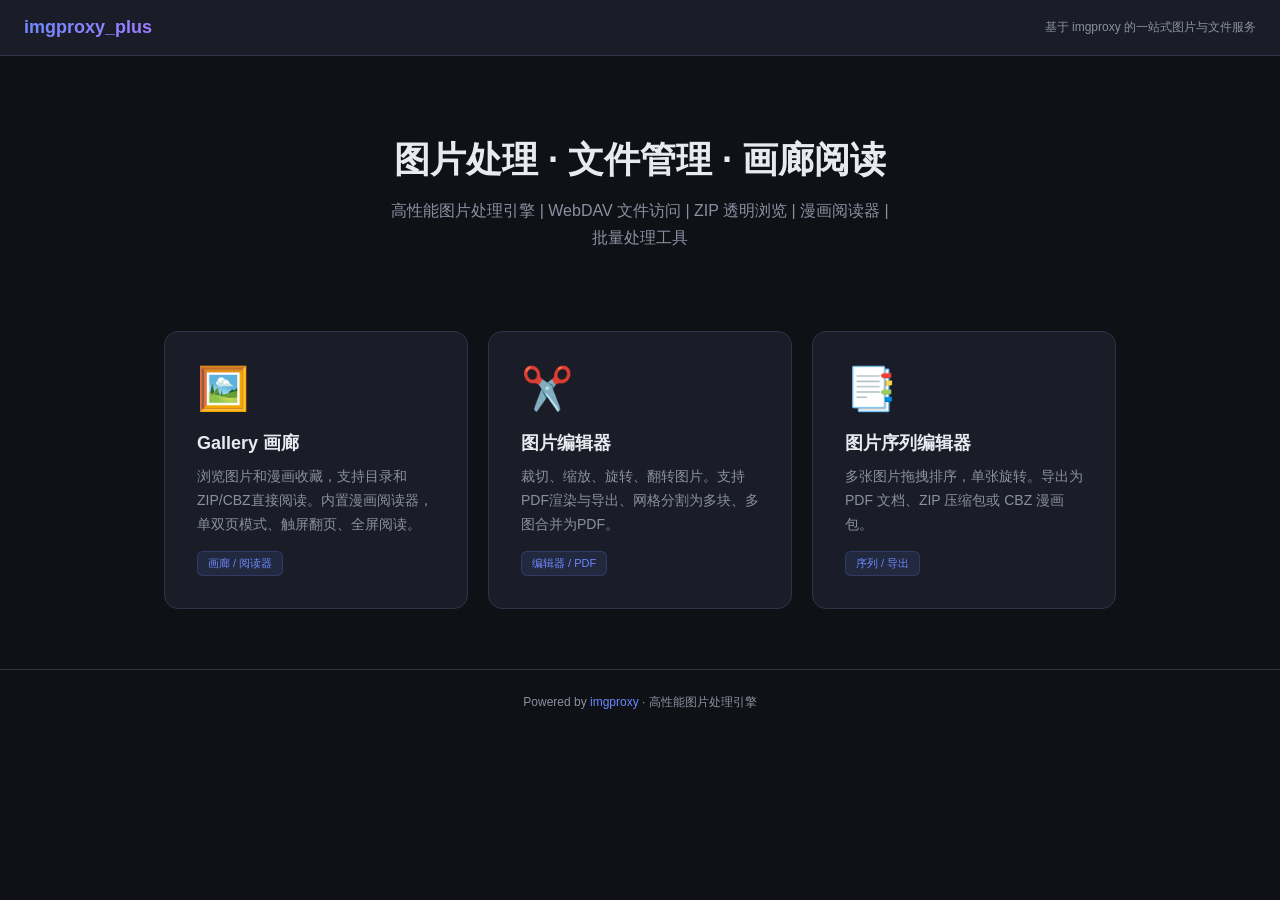
<file: html/index.html>
<!DOCTYPE html>
<html lang="zh-CN">
<head>
<meta charset="utf-8">
<meta name="viewport" content="width=device-width,initial-scale=1">
<title>imgproxy_plus</title>
<style>
*{box-sizing:border-box;margin:0;padding:0}
:root{--bg:#0f1117;--surface:#1a1d27;--surface2:#242836;--border:#2e3347;--text:#e8eaf0;--text2:#8b90a0;--accent:#6c8aff;--accent2:#a07cff}
body{background:var(--bg);color:var(--text);font-family:Inter,Noto Sans SC,-apple-system,sans-serif;min-height:100vh}
nav{background:var(--surface);border-bottom:1px solid var(--border);padding:0 24px;height:56px;display:flex;align-items:center;justify-content:space-between}
nav h1{font-size:18px;font-weight:700;background:linear-gradient(135deg,var(--accent),var(--accent2));-webkit-background-clip:text;-webkit-text-fill-color:transparent;background-clip:text}
nav span{font-size:12px;color:var(--text2)}
.hero{padding:80px 24px 48px;text-align:center}
.hero h2{font-size:36px;font-weight:700;margin-bottom:12px}
.hero p{font-size:16px;color:var(--text2);max-width:500px;margin:0 auto 32px;line-height:1.7}
.cards{padding:0 24px 60px;display:grid;grid-template-columns:repeat(auto-fit,minmax(280px,1fr));gap:20px;max-width:1000px;margin:0 auto}
.card{background:var(--surface);border:1px solid var(--border);border-radius:14px;padding:32px;cursor:pointer;text-decoration:none;color:inherit;transition:all .25s;position:relative;overflow:hidden}
.card::before{content:'';position:absolute;inset:0;border-radius:14px;background:linear-gradient(135deg,var(--accent),var(--accent2));opacity:0;transition:opacity .25s}
.card:hover{transform:translateY(-6px);box-shadow:0 20px 50px rgba(108,138,255,.2);border-color:var(--accent)}
.card:hover::before{opacity:.04}
.card .c-icon{font-size:42px;margin-bottom:18px;display:block;transition:transform .25s}
.card:hover .c-icon{transform:scale(1.1)}
.card h3{font-size:18px;font-weight:600;margin-bottom:10px}
.card p{font-size:14px;color:var(--text2);line-height:1.7}
.card .tag{display:inline-block;margin-top:14px;padding:4px 10px;border-radius:6px;font-size:11px;font-weight:500;background:rgba(108,138,255,.1);color:var(--accent);border:1px solid rgba(108,138,255,.2)}
footer{padding:24px;text-align:center;font-size:12px;color:var(--text2);border-top:1px solid var(--border)}
footer a{color:var(--accent);text-decoration:none}
@media(max-width:640px){.hero{padding:48px 16px 32px}.hero h2{font-size:24px}.cards{padding:0 16px 32px}}
</style>
</head>
<body>
<nav>
<h1>imgproxy_plus</h1>
<span>基于 imgproxy 的一站式图片与文件服务</span>
</nav>
<section class="hero">
<h2>图片处理 · 文件管理 · 画廊阅读</h2>
<p>高性能图片处理引擎 | WebDAV 文件访问 | ZIP 透明浏览 | 漫画阅读器 | 批量处理工具</p>
</section>
<div class="cards">
<a class="card" href="./or-gallery">
<span class="c-icon">🖼️</span>
<h3>Gallery 画廊</h3>
<p>浏览图片和漫画收藏，支持目录和ZIP/CBZ直接阅读。内置漫画阅读器，单双页模式、触屏翻页、全屏阅读。</p>
<span class="tag">画廊 / 阅读器</span>
</a>
<a class="card" href="./img-editor">
<span class="c-icon">✂️</span>
<h3>图片编辑器</h3>
<p>裁切、缩放、旋转、翻转图片。支持PDF渲染与导出、网格分割为多块、多图合并为PDF。</p>
<span class="tag">编辑器 / PDF</span>
</a>
<a class="card" href="./img-sequence">
<span class="c-icon">📑</span>
<h3>图片序列编辑器</h3>
<p>多张图片拖拽排序，单张旋转。导出为 PDF 文档、ZIP 压缩包或 CBZ 漫画包。</p>
<span class="tag">序列 / 导出</span>
</a>
</div>
<footer>
<p>Powered by <a href="https://imgproxy.net" target="_blank">imgproxy</a> · 高性能图片处理引擎</p>
</footer>
</body>
</html>
</file>
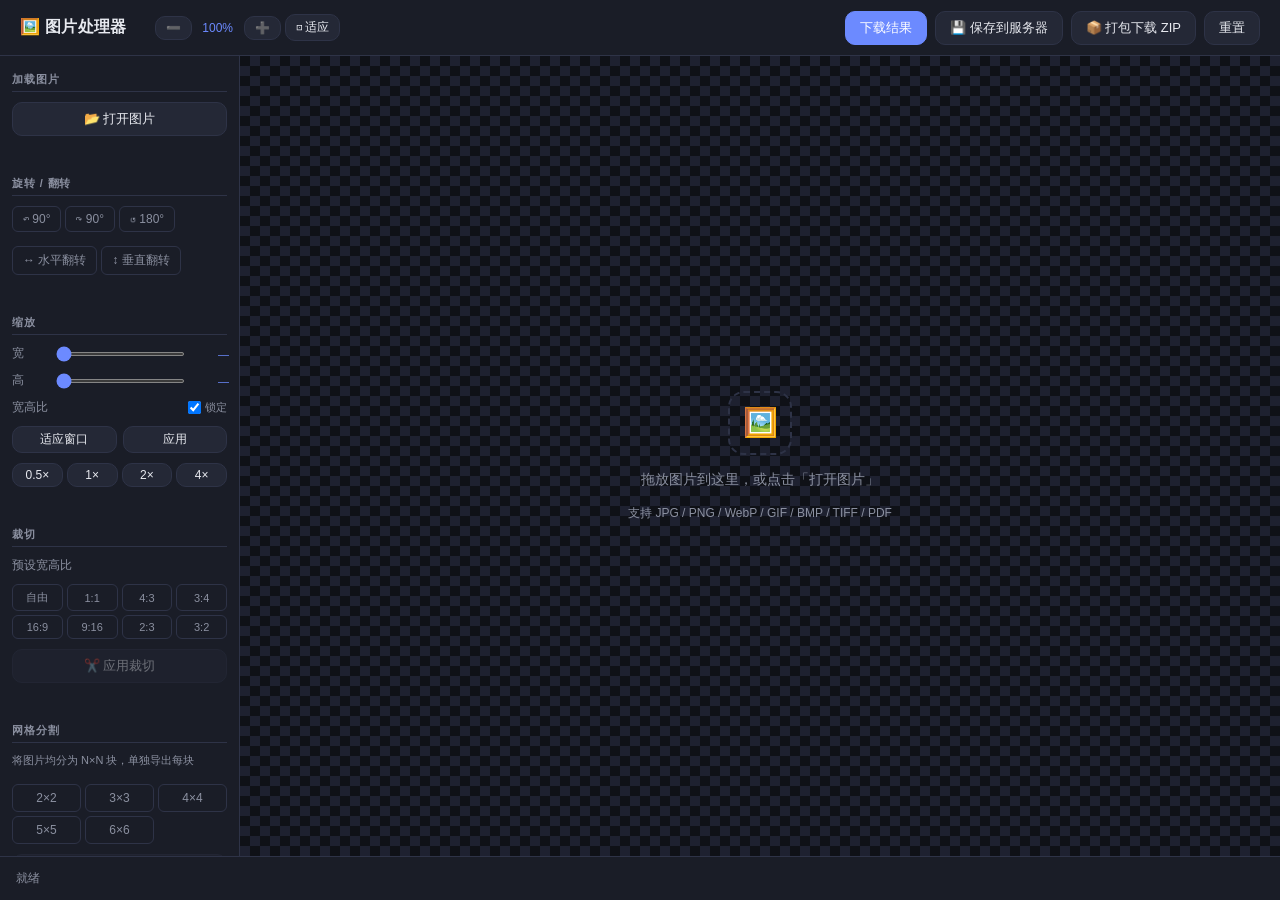
<file: html/img-editor.html>
<!DOCTYPE html>
<html lang="zh-CN">
<head>
<meta charset="UTF-8">
<meta name="viewport" content="width=device-width, initial-scale=1.0">
<title>图片处理器</title>
<script src="libs/jszip.min.js"></script>
<script src="libs/pdf.min.js"></script>
<script src="libs/jspdf.umd.min.js"></script>
<script>
  // Set PDF.js worker
  if (typeof pdfjsLib !== 'undefined') {
    pdfjsLib.GlobalWorkerOptions.workerSrc = '/libs/pdf.worker.min.js';
  }
</script>
<style>
  :root {
    --bg: #0f1117;
    --surface: #1a1d27;
    --surface2: #242836;
    --border: #2e3347;
    --text: #e8eaf0;
    --text2: #8b90a0;
    --accent: #6c8aff;
    --accent2: #a07cff;
    --danger: #ff6b6b;
    --success: #4ecb71;
    --warn: #ffb86c;
    --radius: 10px;
  }
  * { box-sizing: border-box; margin: 0; padding: 0; }
  body {
    background: var(--bg);
    color: var(--text);
    font-family: 'Inter', 'Noto Sans SC', -apple-system, sans-serif;
    height: 100vh;
    overflow: hidden;
    display: flex;
    flex-direction: column;
  }
  /* ── Header ── */
  header {
    background: var(--surface);
    border-bottom: 1px solid var(--border);
    padding: 0 20px;
    height: 56px;
    display: flex;
    align-items: center;
    gap: 16px;
    flex-shrink: 0;
  }
  header h1 {
    font-size: 16px;
    font-weight: 600;
    color: var(--text);
    letter-spacing: 0.02em;
  }
  .header-actions { display: flex; gap: 8px; margin-left: auto; }
  /* ── Main Layout ── */
  .main-layout {
    display: flex;
    flex: 1;
    overflow: hidden;
  }
  /* ── Sidebar ── */
  .sidebar {
    width: 240px;
    background: var(--surface);
    border-right: 1px solid var(--border);
    overflow-y: auto;
    flex-shrink: 0;
    padding: 16px 12px;
    display: flex;
    flex-direction: column;
    gap: 20px;
  }
  .panel { display: flex; flex-direction: column; gap: 10px; }
  .panel-title {
    font-size: 11px;
    font-weight: 600;
    text-transform: uppercase;
    letter-spacing: 0.08em;
    color: var(--text2);
    padding-bottom: 4px;
    border-bottom: 1px solid var(--border);
  }
  /* ── Canvas Area ── */
  .canvas-area {
    flex: 1;
    display: flex;
    align-items: center;
    justify-content: center;
    overflow: auto;
    background: var(--bg);
    background-image:
      linear-gradient(45deg, #1e2130 25%, transparent 25%),
      linear-gradient(-45deg, #1e2130 25%, transparent 25%),
      linear-gradient(45deg, transparent 75%, #1e2130 75%),
      linear-gradient(-45deg, transparent 75%, #1e2130 75%);
    background-size: 20px 20px;
    background-position: 0 0, 0 10px, 10px -10px, -10px 0px;
    position: relative;
  }
  .canvas-wrap {
    position: relative;
    box-shadow: 0 8px 40px rgba(0,0,0,0.6);
  }
  #mainCanvas {
    display: block;
    max-width: 100%;
    max-height: calc(100vh - 56px - 60px);
    cursor: crosshair;
  }
  /* Grid overlay on canvas */
  #gridOverlay {
    position: absolute;
    top: 0; left: 0;
    pointer-events: none;
  }
  /* Drop zone */
  .drop-zone {
    position: absolute;
    inset: 0;
    display: flex;
    flex-direction: column;
    align-items: center;
    justify-content: center;
    gap: 16px;
    color: var(--text2);
    pointer-events: none;
  }
  .drop-zone .drop-icon {
    width: 64px; height: 64px;
    border: 2px dashed var(--border);
    border-radius: 16px;
    display: flex;
    align-items: center;
    justify-content: center;
    font-size: 28px;
    color: var(--text2);
  }
  .drop-zone p { font-size: 14px; }
  .drop-zone.hidden { display: none; }
  /* ── Bottom bar ── */
  .bottom-bar {
    height: 44px;
    background: var(--surface);
    border-top: 1px solid var(--border);
    display: flex;
    align-items: center;
    padding: 0 16px;
    gap: 16px;
    font-size: 12px;
    color: var(--text2);
    flex-shrink: 0;
  }
  .bottom-bar span { white-space: nowrap; }
  /* ── Buttons ── */
  .btn {
    padding: 7px 14px;
    border-radius: var(--radius);
    border: 1px solid var(--border);
    background: var(--surface2);
    color: var(--text);
    font-size: 13px;
    font-weight: 500;
    cursor: pointer;
    transition: all 0.15s;
    white-space: nowrap;
  }
  .btn:hover { background: var(--border); }
  .btn.primary {
    background: var(--accent);
    border-color: var(--accent);
    color: #fff;
  }
  .btn.primary:hover { background: #5a7aee; }
  .btn.danger { border-color: var(--danger); color: var(--danger); background: transparent; }
  .btn.danger:hover { background: rgba(255,107,107,0.12); }
  .btn.sm { padding: 4px 10px; font-size: 12px; }
  .btn:disabled { opacity: 0.4; cursor: not-allowed; }
  /* ── Range Slider ── */
  .range-row {
    display: flex;
    align-items: center;
    gap: 8px;
  }
  .range-row label { font-size: 12px; color: var(--text2); width: 36px; flex-shrink: 0; }
  .range-row input[type=range] {
    flex: 1;
    height: 4px;
    accent-color: var(--accent);
    cursor: pointer;
  }
  .range-row .val { font-size: 11px; color: var(--accent); width: 36px; text-align: right; flex-shrink: 0; }
  /* ── Toggle group ── */
  .toggle-group {
    display: flex;
    gap: 4px;
    flex-wrap: wrap;
  }
  .toggle-btn {
    padding: 5px 10px;
    border-radius: 6px;
    border: 1px solid var(--border);
    background: transparent;
    color: var(--text2);
    font-size: 12px;
    cursor: pointer;
    transition: all 0.15s;
  }
  .toggle-btn:hover { border-color: var(--accent); color: var(--text); }
  .toggle-btn.active {
    background: rgba(108,138,255,0.15);
    border-color: var(--accent);
    color: var(--accent);
  }
  /* ── Info row ── */
  .info-row {
    display: flex;
    justify-content: space-between;
    font-size: 12px;
    color: var(--text2);
  }
  /* ── Divider ── */
  .divider { height: 1px; background: var(--border); }
  /* ── Aspect buttons ── */
  .aspect-grid {
    display: grid;
    grid-template-columns: repeat(4, 1fr);
    gap: 4px;
  }
  .aspect-btn {
    padding: 5px 4px;
    border-radius: 6px;
    border: 1px solid var(--border);
    background: transparent;
    color: var(--text2);
    font-size: 11px;
    cursor: pointer;
    text-align: center;
    transition: all 0.15s;
  }
  .aspect-btn:hover { border-color: var(--accent); color: var(--text); }
  .aspect-btn.active {
    background: rgba(108,138,255,0.15);
    border-color: var(--accent);
    color: var(--accent);
  }
  /* ── Split grid ── */
  .split-grid {
    display: grid;
    grid-template-columns: repeat(3, 1fr);
    gap: 4px;
  }
  .split-btn {
    padding: 6px 4px;
    border-radius: 6px;
    border: 1px solid var(--border);
    background: transparent;
    color: var(--text2);
    font-size: 12px;
    cursor: pointer;
    text-align: center;
    transition: all 0.15s;
  }
  .split-btn:hover { border-color: var(--accent); color: var(--text); }
  .split-btn.active {
    background: rgba(108,138,255,0.15);
    border-color: var(--accent);
    color: var(--accent);
  }
  /* ── File input ── */
  .file-input { display: none; }
  /* ── Canvas info overlay ── */
  .canvas-info {
    position: absolute;
    bottom: 8px;
    right: 8px;
    background: rgba(0,0,0,0.65);
    border-radius: 6px;
    padding: 4px 8px;
    font-size: 11px;
    color: var(--text2);
    pointer-events: none;
  }
  /* ── Scrollbar ── */
  ::-webkit-scrollbar { width: 6px; }
  ::-webkit-scrollbar-track { background: transparent; }
  ::-webkit-scrollbar-thumb { background: var(--border); border-radius: 3px; }
</style>
</head>
<body>

<!-- Header -->
<header>
  <h1>🖼️ 图片处理器</h1>
  <div class="zoom-controls" style="display:flex;align-items:center;gap:4px;margin-left:12px">
    <button class="btn sm" id="btnZoomOut" title="缩小 (滚轮下)">➖</button>
    <span id="zoomLevel" style="font-size:12px;color:var(--accent);min-width:44px;text-align:center">100%</span>
    <button class="btn sm" id="btnZoomIn" title="放大 (滚轮上)">➕</button>
    <button class="btn sm" id="btnZoomFit" title="适应窗口">⊡ 适应</button>
  </div>
  <div class="header-actions">
    <button class="btn primary" id="btnDownload">下载结果</button>
    <button class="btn" id="btnSave">💾 保存到服务器</button>
    <button class="btn" id="btnZip">📦 打包下载 ZIP</button>
    <button class="btn" id="btnReset">重置</button>
  </div>
</header>

<div class="main-layout">

  <!-- Sidebar -->
  <div class="sidebar">

    <!-- Load Image -->
    <div class="panel">
      <div class="panel-title">加载图片</div>
      <button class="btn" id="btnOpen">📂 打开图片</button>
      <input type="file" class="file-input" id="fileInput" accept="image/*">
      <button class="btn" id="btnDropReset" style="display:none">🔄 清除图片</button>
    </div>

    <div class="divider"></div>

    <!-- Rotate & Flip -->
    <div class="panel">
      <div class="panel-title">旋转 / 翻转</div>
      <div class="toggle-group">
        <button class="toggle-btn" data-rotate="-90">↶ 90°</button>
        <button class="toggle-btn" data-rotate="90">↷ 90°</button>
        <button class="toggle-btn" data-rotate="180">↺ 180°</button>
      </div>
      <div class="toggle-group" style="margin-top:4px">
        <button class="toggle-btn" data-flip="h">↔ 水平翻转</button>
        <button class="toggle-btn" data-flip="v">↕ 垂直翻转</button>
      </div>
    </div>

    <div class="divider"></div>

    <!-- Scale / Resize -->
    <div class="panel">
      <div class="panel-title">缩放</div>
      <div class="range-row">
        <label>宽</label>
        <input type="range" id="scaleW" min="1" max="8000" value="0">
        <span class="val" id="valW">—</span>
      </div>
      <div class="range-row">
        <label>高</label>
        <input type="range" id="scaleH" min="1" max="8000" value="0">
        <span class="val" id="valH">—</span>
      </div>
      <div class="info-row">
        <span>宽高比</span>
        <label style="display:flex;align-items:center;gap:4px;font-size:11px">
          <input type="checkbox" id="lockRatio" checked> 锁定
        </label>
      </div>
      <div style="display:flex;gap:6px">
        <button class="btn sm" id="btnFitScreen" style="flex:1">适应窗口</button>
        <button class="btn sm" id="btnApplyScale" style="flex:1">应用</button>
      </div>
      <!-- Preset scale -->
      <div style="display:grid;grid-template-columns:repeat(4,1fr);gap:4px">
        <button class="btn sm" data-scale="0.5">0.5×</button>
        <button class="btn sm" data-scale="1">1×</button>
        <button class="btn sm" data-scale="2">2×</button>
        <button class="btn sm" data-scale="4">4×</button>
      </div>
    </div>

    <div class="divider"></div>

    <!-- Crop -->
    <div class="panel">
      <div class="panel-title">裁切</div>
      <div class="info-row">
        <span>预设宽高比</span>
      </div>
      <div class="aspect-grid">
        <button class="aspect-btn" data-aspect="free">自由</button>
        <button class="aspect-btn" data-aspect="1:1">1:1</button>
        <button class="aspect-btn" data-aspect="4:3">4:3</button>
        <button class="aspect-btn" data-aspect="3:4">3:4</button>
        <button class="aspect-btn" data-aspect="16:9">16:9</button>
        <button class="aspect-btn" data-aspect="9:16">9:16</button>
        <button class="aspect-btn" data-aspect="2:3">2:3</button>
        <button class="aspect-btn" data-aspect="3:2">3:2</button>
      </div>
      <button class="btn" id="btnCrop" disabled>✂️ 应用裁切</button>
    </div>

    <div class="divider"></div>

    <!-- Grid Split -->
    <div class="panel">
      <div class="panel-title">网格分割</div>
      <div style="font-size:11px;color:var(--text2);margin-bottom:6px">将图片均分为 N×N 块，单独导出每块</div>
      <div class="split-grid">
        <button class="split-btn" data-split="2">2×2</button>
        <button class="split-btn" data-split="3">3×3</button>
        <button class="split-btn" data-split="4">4×4</button>
        <button class="split-btn" data-split="5">5×5</button>
        <button class="split-btn" data-split="6">6×6</button>
      </div>
      <button class="btn" id="btnSplit" disabled>📦 导出所有分块</button>
    </div>

    <div class="divider"></div>

    <!-- PDF Tools -->
    <div class="panel">
      <div class="panel-title">PDF 工具</div>
      <button class="btn" id="btnLoadPdf">📄 打开 PDF</button>
      <input type="file" class="file-input" id="pdfInput" accept="application/pdf,.pdf">
      <div id="pdfPageNav" style="display:none;margin-top:8px">
        <div style="display:flex;align-items:center;gap:6px;font-size:12px;color:var(--text2)">
          <button class="btn sm" id="btnPdfPrev">◀</button>
          <span id="pdfPageInfo" style="flex:1;text-align:center">1 / 1</span>
          <button class="btn sm" id="btnPdfNext">▶</button>
        </div>
        <div style="font-size:11px;color:var(--text2);margin-top:4px;text-align:center">
          <span id="pdfTotalPages"></span>
        </div>
        <button class="btn" id="btnSavePdfPages" disabled style="margin-top:8px;width:100%">📄 保存所有页面到服务器</button>
      </div>
      <div class="divider" style="margin:8px 0"></div>
      <div style="font-size:11px;color:var(--text2);margin-bottom:6px">多张图片合并为 PDF</div>
      <button class="btn" id="btnMultiImg">🖼️ 选择多张图片</button>
      <input type="file" class="file-input" id="multiImgInput" accept="image/*" multiple>
      <div id="multiImgCount" style="display:none;font-size:11px;color:var(--accent);margin-top:4px"></div>
      <button class="btn" id="btnExportPdf" disabled>📑 导出为 PDF</button>
    </div>

  </div>

  <!-- Canvas -->
  <div class="canvas-area" id="canvasArea">
    <div class="canvas-wrap" id="canvasWrap" style="display:none">
      <canvas id="mainCanvas"></canvas>
      <canvas id="gridOverlay"></canvas>
    </div>
    <div class="drop-zone" id="dropZone">
      <div class="drop-icon">🖼️</div>
      <p>拖放图片到这里，或点击「打开图片」</p>
      <p style="font-size:12px;color:var(--text2)">支持 JPG / PNG / WebP / GIF / BMP / TIFF / PDF</p>
    </div>
    <div class="canvas-info" id="canvasInfo" style="display:none">
      <span id="infoSize"></span> &nbsp;|&nbsp; <span id="infoZoom"></span>
    </div>
  </div>

</div>

<!-- Bottom bar -->
<div class="bottom-bar">
  <span id="statusText">就绪</span>
</div>

<script>
// ═══════════════════════════════════════════════════════════
// State
// ═══════════════════════════════════════════════════════════
let originalImage = null;     // HTMLImageElement (original)
let canvasScale = 1;          // display scale (for fitting window)
const MIN_ZOOM = 0.02;
const MAX_ZOOM = 20;
let currentRotation = 0;     // 0, 90, 180, 270
let currentFlipH = false;
let currentFlipV = false;
let scaledWidth = 0;
let scaledHeight = 0;
let aspectMode = 'free';      // crop aspect ratio mode
let splitMode = null;        // null or number (2-6)
let cropOverlay = null;       // {x, y, w, h} in image pixels
let isDraggingCrop = false;
let dragStart = {x:0, y:0};
let cropRect = {x:0, y:0, w:0, h:0};
let pendingSrcUrl = null;    // image URL passed from reader
let pendingFileName = null;  // original filename for save/download naming

// ═══════════════════════════════════════════════════════════
// DOM refs
// ═══════════════════════════════════════════════════════════
const mainCanvas  = document.getElementById('mainCanvas');
const gridOverlay = document.getElementById('gridOverlay');
const ctx        = mainCanvas.getContext('2d');
const gCtx       = gridOverlay.getContext('2d');
const canvasWrap = document.getElementById('canvasWrap');
const dropZone   = document.getElementById('dropZone');
const canvasArea = document.getElementById('canvasArea');
const canvasInfo = document.getElementById('canvasInfo');
const infoSize   = document.getElementById('infoSize');
const infoZoom   = document.getElementById('infoZoom');
const statusText = document.getElementById('statusText');
const fileInput  = document.getElementById('fileInput');
const btnOpen    = document.getElementById('btnOpen');
const btnDropReset = document.getElementById('btnDropReset');
const btnDownload = document.getElementById('btnDownload');
const btnSave     = document.getElementById('btnSave');
const btnZip      = document.getElementById('btnZip');
const btnReset   = document.getElementById('btnReset');
const btnCrop    = document.getElementById('btnCrop');
const btnSplit   = document.getElementById('btnSplit');
const btnFitScreen = document.getElementById('btnFitScreen');
const btnApplyScale = document.getElementById('btnApplyScale');
const scaleW    = document.getElementById('scaleW');
const scaleH    = document.getElementById('scaleH');
const valW      = document.getElementById('valW');
const valH      = document.getElementById('valH');
const lockRatio = document.getElementById('lockRatio');

// ═══════════════════════════════════════════════════════════
// Fit canvas to window
// ═══════════════════════════════════════════════════════════
function fitToWindow() {
  if (!originalImage) return;
  const availW = canvasArea.clientWidth  - 40;
  const availH = canvasArea.clientHeight - 40;
  const iw = originalImage.naturalWidth;
  const ih = originalImage.naturalHeight;
  let sw = iw, sh = ih;

  // apply current rotation
  if (currentRotation === 90 || currentRotation === 270) [sw, sh] = [sh, sw];

  const scaleX = availW / sw;
  const scaleY = availH / sh;
  canvasScale = Math.min(scaleX, scaleY, 1);

  mainCanvas.width  = Math.round(sw * canvasScale);
  mainCanvas.height = Math.round(sh * canvasScale);
  gridOverlay.width = mainCanvas.width;
  gridOverlay.height = mainCanvas.height;

  scaledWidth  = Math.round(sw * canvasScale);
  scaledHeight = Math.round(sh * canvasScale);

  // update range sliders
  scaleW.max = iw * 4;
  scaleH.max = ih * 4;
  scaleW.value = Math.round(iw * canvasScale);
  scaleH.value = Math.round(ih * canvasScale);
  valW.textContent = scaleW.value + 'px';
  valH.textContent = scaleH.value + 'px';

  updateCropSliders();
  render();
  updateZoomDisplay();
}

function setZoom(newScale, anchorX, anchorY) {
  if (!originalImage) return;
  const oldScale = canvasScale;
  canvasScale = Math.max(MIN_ZOOM, Math.min(MAX_ZOOM, newScale));

  if (Math.abs(canvasScale - oldScale) < 0.0001) return;

  // Adjust canvas pixel dimensions
  const iw = originalImage.naturalWidth;
  const ih = originalImage.naturalHeight;
  let sw = iw, sh = ih;
  if (currentRotation === 90 || currentRotation === 270) [sw, sh] = [sh, sw];

  mainCanvas.width  = Math.round(sw * canvasScale);
  mainCanvas.height = Math.round(sh * canvasScale);
  gridOverlay.width = mainCanvas.width;
  gridOverlay.height = mainCanvas.height;

  scaledWidth  = mainCanvas.width;
  scaledHeight = mainCanvas.height;

  // Scale existing crop rect when zooming
  if (cropRect.w > 0 || cropRect.h > 0) {
    const sx = mainCanvas.width  / (sw * oldScale);
    const sy = mainCanvas.height / (sh * oldScale);
    cropRect.x *= sx;
    cropRect.y *= sy;
    cropRect.w *= sx;
    cropRect.h *= sy;
  }

  render();
  updateZoomDisplay();
}

function updateZoomDisplay() {
  const zoomEl = document.getElementById('zoomLevel');
  if (zoomEl) zoomEl.textContent = Math.round(canvasScale * 100) + '%';
}

// ═══════════════════════════════════════════════════════════
// Render main canvas
// ═══════════════════════════════════════════════════════════
function render() {
  if (!originalImage) return;
  const iw = originalImage.naturalWidth;
  const ih = originalImage.naturalHeight;

  // effective dims after rotation
  let ew = iw, eh = ih;
  if (currentRotation === 90 || currentRotation === 270) [ew, eh] = [eh, ew];

  mainCanvas.width  = Math.round(ew * canvasScale);
  mainCanvas.height = Math.round(eh * canvasScale);
  gridOverlay.width = mainCanvas.width;
  gridOverlay.height = mainCanvas.height;

  ctx.clearRect(0, 0, mainCanvas.width, mainCanvas.height);
  ctx.save();
  ctx.translate(mainCanvas.width / 2, mainCanvas.height / 2);
  ctx.rotate((currentRotation * Math.PI) / 180);
  if (currentFlipH) ctx.scale(-1, 1);
  if (currentFlipV) ctx.scale(1, -1);
  const drawW = iw * canvasScale;
  const drawH = ih * canvasScale;
  ctx.drawImage(originalImage, -drawW / 2, -drawH / 2, drawW, drawH);
  ctx.restore();

  drawGridOverlay();
  updateInfo();
}

function updateInfo() {
  if (!originalImage) return;
  const iw = originalImage.naturalWidth;
  const ih = originalImage.naturalHeight;
  let ew = iw, eh = ih;
  if (currentRotation === 90 || currentRotation === 270) [ew, eh] = [eh, ew];
  const zoom = Math.round(canvasScale * 100);
  infoSize.textContent = `${ew} × ${eh}`;
  infoZoom.textContent = `缩放: ${zoom}%`;
  canvasInfo.style.display = 'block';
}

// ═══════════════════════════════════════════════════════════
// Grid overlay (split preview / crop guide)
// ═══════════════════════════════════════════════════════════
function drawGridOverlay() {
  gCtx.clearRect(0, 0, gridOverlay.width, gridOverlay.height);

  if (splitMode) {
    drawSplitGrid(splitMode);
  } else if (aspectMode !== 'free') {
    drawCropOverlay();
  }
}

function drawSplitGrid(n) {
  const w = gridOverlay.width;
  const h = gridOverlay.height;
  gCtx.strokeStyle = 'rgba(108,138,255,0.8)';
  gCtx.lineWidth = 1;
  const cw = w / n, ch = h / n;
  for (let i = 1; i < n; i++) {
    gCtx.beginPath(); gCtx.moveTo(i * cw, 0); gCtx.lineTo(i * cw, h); gCtx.stroke();
    gCtx.beginPath(); gCtx.moveTo(0, i * ch); gCtx.lineTo(w, i * ch); gCtx.stroke();
  }
  // index labels
  gCtx.fillStyle = 'rgba(108,138,255,0.9)';
  gCtx.font = 'bold 12px Inter,sans-serif';
  for (let r = 0; r < n; r++) {
    for (let c = 0; c < n; c++) {
      const idx = r * n + c + 1;
      const tw = gCtx.measureText(idx).width;
      gCtx.fillText(idx, (c + 0.5) * cw - tw / 2, (r + 0.5) * ch + 4);
    }
  }
}

function drawCropOverlay() {
  const r = cropRect;
  if (r.w <= 0 || r.h <= 0) return;
  gCtx.clearRect(0, 0, gridOverlay.width, gridOverlay.height);
  // dim outside
  gCtx.fillStyle = 'rgba(0,0,0,0.55)';
  gCtx.fillRect(0, 0, gridOverlay.width, gridOverlay.height);
  // clear crop area
  gCtx.clearRect(r.x, r.y, r.w, r.h);
  // border
  gCtx.strokeStyle = '#6c8aff';
  gCtx.lineWidth = 2;
  gCtx.strokeRect(r.x, r.y, r.w, r.h);
  // rule of thirds
  gCtx.strokeStyle = 'rgba(108,138,255,0.5)';
  gCtx.lineWidth = 1;
  for (let t = 1; t < 3; t++) {
    gCtx.beginPath(); gCtx.moveTo(r.x + r.w * t / 3, r.y); gCtx.lineTo(r.x + r.w * t / 3, r.y + r.h); gCtx.stroke();
    gCtx.beginPath(); gCtx.moveTo(r.x, r.y + r.h * t / 3); gCtx.lineTo(r.x + r.w, r.y + r.h * t / 3); gCtx.stroke();
  }
  // size label
  const iw = originalImage.naturalWidth;
  const ih = originalImage.naturalHeight;
  let ew = iw, eh = ih;
  if (currentRotation === 90 || currentRotation === 270) [ew, eh] = [eh, ew];
  const px = Math.round(r.w / canvasScale);
  const py = Math.round(r.h / canvasScale);
  gCtx.fillStyle = 'rgba(0,0,0,0.7)';
  gCtx.fillRect(r.x + 4, r.y + r.h - 22, 90, 18);
  gCtx.fillStyle = '#fff';
  gCtx.font = '11px Inter,sans-serif';
  gCtx.fillText(`${px} × ${py}`, r.x + 8, r.y + r.h - 8);
}

// ═══════════════════════════════════════════════════════════
// Load image
// ═══════════════════════════════════════════════════════════
function loadImage(file) {
  if (!file || !file.type.startsWith('image/')) return;
  pendingFileName = file.name;
  pendingSrcUrl = null;
  const reader = new FileReader();
  reader.onload = e => {
    const img = new Image();
    img.onload = () => {
      originalImage = img;
      currentRotation = 0;
      currentFlipH = false;
      currentFlipV = false;
      aspectMode = 'free';
      splitMode = null;
      cropRect = {x:0, y:0, w:0, h:0};
      canvasWrap.style.display = 'block';
      dropZone.classList.add('hidden');
      btnDropReset.style.display = '';
      btnCrop.disabled = false;
      btnSplit.disabled = false;
      scaleW.value = 0; scaleH.value = 0;
      valW.textContent = '—'; valH.textContent = '—';
      setStatus(`已加载: ${file.name} (${img.naturalWidth}×${img.naturalHeight})`);
      fitToWindow();
    };
    img.src = e.target.result;
  };
  reader.readAsDataURL(file);
}

function resetAll() {
  originalImage = null;
  currentRotation = 0;
  currentFlipH = false;
  currentFlipV = false;
  aspectMode = 'free';
  splitMode = null;
  cropRect = {x:0, y:0, w:0, h:0};
  pendingSrcUrl = null;
  pendingFileName = null;
  canvasWrap.style.display = 'none';
  dropZone.classList.remove('hidden');
  btnDropReset.style.display = 'none';
  btnCrop.disabled = true;
  btnSplit.disabled = true;
  canvasInfo.style.display = 'none';
  scaleW.value = 0; scaleH.value = 0;
  valW.textContent = '—'; valH.textContent = '—';
  updateZoomDisplay();
  setStatus('已重置');
}

// ═══════════════════════════════════════════════════════════
// Get effective image dimensions
// ═══════════════════════════════════════════════════════════
function effectiveDims() {
  if (!originalImage) return {w:0, h:0};
  let w = originalImage.naturalWidth;
  let h = originalImage.naturalHeight;
  if (currentRotation === 90 || currentRotation === 270) [w, h] = [h, w];
  return {w, h};
}

// ═══════════════════════════════════════════════════════════
// Crop helpers
// ═══════════════════════════════════════════════════════════
function updateCropSliders() {
  if (!originalImage) return;
  const {w, h} = effectiveDims();
  cropRect = {x: 0, y: 0, w: mainCanvas.width, h: mainCanvas.height};
  if (aspectMode !== 'free') {
    const [rw, rh] = aspectMode.split(':').map(Number);
    const targetRatio = rw / rh;
    const canvasRatio = mainCanvas.width / mainCanvas.height;
    if (canvasRatio > targetRatio) {
      cropRect.h = mainCanvas.height;
      cropRect.w = Math.round(cropRect.h * targetRatio);
      cropRect.x = Math.round((mainCanvas.width - cropRect.w) / 2);
    } else {
      cropRect.w = mainCanvas.width;
      cropRect.h = Math.round(cropRect.w / targetRatio);
      cropRect.y = Math.round((mainCanvas.height - cropRect.h) / 2);
    }
  }
  drawGridOverlay();
}

function getAspectRatio() {
  if (aspectMode === 'free') return null;
  const [rw, rh] = aspectMode.split(':').map(Number);
  return rw / rh;
}

// ═══════════════════════════════════════════════════════════
// Unified render: draw original with current transforms to a given canvas
// ═══════════════════════════════════════════════════════════
function renderToCanvas(targetCanvas, targetW, targetH) {
  const iw = originalImage.naturalWidth;
  const ih = originalImage.naturalHeight;
  targetCanvas.width  = targetW;
  targetCanvas.height = targetH;
  const tCtx = targetCanvas.getContext('2d');
  tCtx.clearRect(0, 0, targetW, targetH);
  tCtx.save();
  tCtx.translate(targetW / 2, targetH / 2);
  tCtx.rotate((currentRotation * Math.PI) / 180);
  if (currentFlipH) tCtx.scale(-1, 1);
  if (currentFlipV) tCtx.scale(1, -1);
  const scale = targetW / (iw * canvasScale);
  tCtx.drawImage(originalImage, -iw/2 * scale, -ih/2 * scale, iw * scale, ih * scale);
  tCtx.restore();
}

// ═══════════════════════════════════════════════════════════
// Crop apply
// ═══════════════════════════════════════════════════════════
function applyCrop() {
  if (!originalImage) return;
  if (cropRect.w < 2 || cropRect.h < 2) { setStatus('请先在图片上拖动画出裁切框，或选择宽高比后点击应用'); return; }
  const sx = Math.max(0, cropRect.x);
  const sy = Math.max(0, cropRect.y);
  const sw = Math.min(cropRect.w, mainCanvas.width  - sx);
  const sh = Math.min(cropRect.h, mainCanvas.height - sy);
  if (sw <= 2 || sh <= 2) { setStatus('裁切区域无效'); return; }
  setStatus(`正在裁切...`);
  requestAnimationFrame(() => {
    // Render current display (with all transforms) to offscreen
    const displayCanvas = document.createElement('canvas');
    renderToCanvas(displayCanvas, mainCanvas.width, mainCanvas.height);
    // Extract the crop region in display coords, scaled to image resolution
    const finalW = Math.round(sw / canvasScale);
    const finalH = Math.round(sh / canvasScale);
    const final = document.createElement('canvas');
    final.width  = finalW;
    final.height = finalH;
    const fCtx = final.getContext('2d');
    fCtx.drawImage(displayCanvas, sx, sy, sw, sh, 0, 0, finalW, finalH);
    const img = new Image();
    img.onload = () => {
      originalImage = img;
      currentRotation = 0;
      currentFlipH = false;
      currentFlipV = false;
      aspectMode = 'free';
      splitMode = null;
      setStatus(`裁切完成: ${finalW}×${finalH}`);
      fitToWindow();
    };
    img.src = final.toDataURL('image/png');
  });
}

// ═══════════════════════════════════════════════════════════
// Scale
// ═══════════════════════════════════════════════════════════
function applyScale(newW, newH) {
  if (!originalImage) return;
  setStatus(`正在缩放: ${newW}×${newH}...`);
  requestAnimationFrame(() => {
    // Render to new canvas with current transforms, then extract at new size
    const displayW = mainCanvas.width;
    const displayH = mainCanvas.height;
    const offscreen = document.createElement('canvas');
    renderToCanvas(offscreen, displayW, displayH);
    const final = document.createElement('canvas');
    final.width  = newW;
    final.height = newH;
    const fCtx = final.getContext('2d');
    fCtx.drawImage(offscreen, 0, 0, displayW, displayH, 0, 0, newW, newH);
    const img = new Image();
    img.onload = () => {
      originalImage = img;
      currentRotation = 0;
      currentFlipH = false;
      currentFlipV = false;
      aspectMode = 'free';
      splitMode = null;
      setStatus(`缩放完成: ${newW}×${newH}`);
      fitToWindow();
    };
    img.src = final.toDataURL('image/png');
  });
}

// ═══════════════════════════════════════════════════════════
// Grid split
// ═══════════════════════════════════════════════════════════
function applySplit(n) {
  if (!originalImage) return;
  // Render current display (with all transforms) to a canvas
  const displayW = mainCanvas.width;
  const displayH = mainCanvas.height;
  const displayCanvas = document.createElement('canvas');
  renderToCanvas(displayCanvas, displayW, displayH);
  // Split the display canvas into n×n grid
  const dw = Math.floor(displayW / n);
  const dh = Math.floor(displayH / n);
  // Compute scale from display pixels back to original image pixels
  const scaleX = originalImage.naturalWidth  / (displayW / canvasScale);
  const scaleY = originalImage.naturalHeight / (displayH / canvasScale);
  const results = [];
  for (let r = 0; r < n; r++) {
    for (let c = 0; c < n; c++) {
      const sx = c * dw;
      const sy = r * dh;
      const partCanvas = document.createElement('canvas');
      partCanvas.width  = Math.round(dw * scaleX);
      partCanvas.height = Math.round(dh * scaleY);
      const pCtx = partCanvas.getContext('2d');
      // Scale the display region to original image resolution
      pCtx.drawImage(displayCanvas, sx, sy, dw, dh, 0, 0, partCanvas.width, partCanvas.height);
      results.push({
        idx: r * n + c + 1,
        dataUrl: partCanvas.toDataURL('image/png'),
        w: partCanvas.width,
        h: partCanvas.height
      });
    }
  }
  return results;
}

async function downloadSplit(n) {
  const parts = applySplit(n);
  setStatus(`正在导出 ${n}×${n} = ${parts.length} 张图片...`);
  for (const p of parts) {
    const a = document.createElement('a');
    a.href = p.dataUrl;
    a.download = `split_${n}x${n}_${String(p.idx).padStart(2,'0')}.png`;
    document.body.appendChild(a);
    a.click();
    document.body.removeChild(a);
    await new Promise(r => setTimeout(r, 200));
  }
  setStatus(`已导出 ${parts.length} 张分块图片`);
}

// ═══════════════════════════════════════════════════════════
// Download full processed image
// ═══════════════════════════════════════════════════════════
function downloadFull() {
  if (!originalImage) return;
  const offscreen = document.createElement('canvas');
  renderToCanvas(offscreen, mainCanvas.width, mainCanvas.height);
  const a = document.createElement('a');
  a.href = offscreen.toDataURL('image/png');
  a.download = 'processed.png';
  document.body.appendChild(a);
  a.click();
  document.body.removeChild(a);
  setStatus('图片已下载');
}

// ═══════════════════════════════════════════════════════════
// ═══════════════════════════════════════════════════════════
// Status
// ═══════════════════════════════════════════════════════════
function setStatus(msg) {
  statusText.textContent = msg;
}

// ═══════════════════════════════════════════════════════════
// Crop mouse interaction
// ═══════════════════════════════════════════════════════════
function canvasMouseDown(e) {
  if (!originalImage || splitMode) return;
  const rect = mainCanvas.getBoundingClientRect();
  const mx = e.clientX - rect.left;
  const my = e.clientY - rect.top;
  isDraggingCrop = true;
  dragStart = {x: mx, y: my};
  if (aspectMode === 'free') {
    cropRect = {x: mx, y: my, w: 0, h: 0};
  } else {
    updateCropSliders();
  }
}

function canvasMouseMove(e) {
  if (!isDraggingCrop || !originalImage || splitMode) return;
  const rect = mainCanvas.getBoundingClientRect();
  const mx = e.clientX - rect.left;
  const my = e.clientY - rect.top;

  if (aspectMode !== 'free') {
    // drag to reposition crop
    const cx = mx - cropRect.w / 2;
    const cy = my - cropRect.h / 2;
    cropRect.x = Math.max(0, Math.min(mainCanvas.width  - cropRect.w, cx));
    cropRect.y = Math.max(0, Math.min(mainCanvas.height - cropRect.h, cy));
  } else {
    // freeform drag — clamp to canvas bounds
    const rawX = Math.min(dragStart.x, mx);
    const rawY = Math.min(dragStart.y, my);
    const rawW = Math.abs(mx - dragStart.x);
    const rawH = Math.abs(my - dragStart.y);
    // Clamp ending rect within canvas
    const endX = Math.max(dragStart.x, mx);
    const endY = Math.max(dragStart.y, my);
    cropRect.x = Math.max(0, Math.min(rawX, mainCanvas.width));
    cropRect.y = Math.max(0, Math.min(rawY, mainCanvas.height));
    cropRect.w = Math.max(0, Math.min(endX, mainCanvas.width)  - cropRect.x);
    cropRect.h = Math.max(0, Math.min(endY, mainCanvas.height) - cropRect.y);
  }
  drawGridOverlay();
}

function canvasMouseUp(e) {
  if (!isDraggingCrop) return;
  isDraggingCrop = false;
}

// ═══════════════════════════════════════════════════════════
// Event listeners
// ═══════════════════════════════════════════════════════════
btnOpen.addEventListener('click', () => fileInput.click());
fileInput.addEventListener('change', e => { if (e.target.files[0]) loadImage(e.target.files[0]); });
btnDropReset.addEventListener('click', resetAll);
btnReset.addEventListener('click', () => {
  if (!originalImage) return;
  currentRotation = 0; currentFlipH = false; currentFlipV = false;
  aspectMode = 'free'; splitMode = null; cropRect = {x:0,y:0,w:0,h:0};
  document.querySelectorAll('.aspect-btn').forEach(b => b.classList.remove('active'));
  document.querySelectorAll('.split-btn').forEach(b => b.classList.remove('active'));
  fitToWindow();
  setStatus('已重置变换');
});

btnDownload.addEventListener('click', downloadFull);

// Rotate
document.querySelectorAll('[data-rotate]').forEach(btn => {
  btn.addEventListener('click', () => {
    if (!originalImage) return;
    currentRotation = (currentRotation + parseInt(btn.dataset.rotate) + 360) % 360;
    fitToWindow();
    setStatus(`旋转: ${currentRotation}°`);
  });
});

// Flip
document.querySelectorAll('[data-flip]').forEach(btn => {
  btn.addEventListener('click', () => {
    if (!originalImage) return;
    if (btn.dataset.flip === 'h') currentFlipH = !currentFlipH;
    else currentFlipV = !currentFlipV;
    render();
    setStatus(`翻转: H=${currentFlipH} V=${currentFlipV}`);
  });
});

// Scale preset buttons
document.querySelectorAll('[data-scale]').forEach(btn => {
  btn.addEventListener('click', () => {
    if (!originalImage) return;
    const factor = parseFloat(btn.dataset.scale);
    let {w, h} = effectiveDims();
    applyScale(Math.round(w * factor), Math.round(h * factor));
  });
});

// Fit screen
btnFitScreen.addEventListener('click', () => { if (originalImage) fitToWindow(); });

// Scale sliders
scaleW.addEventListener('input', () => {
  valW.textContent = scaleW.value + 'px';
  if (lockRatio.checked && originalImage) {
    const {w, h} = effectiveDims();
    const ratio = h / w;
    scaleH.value = Math.round(scaleW.value * ratio);
    valH.textContent = scaleH.value + 'px';
  }
});
scaleH.addEventListener('input', () => {
  valH.textContent = scaleH.value + 'px';
  if (lockRatio.checked && originalImage) {
    const {w, h} = effectiveDims();
    const ratio = w / h;
    scaleW.value = Math.round(scaleH.value * ratio);
    valW.textContent = scaleW.value + 'px';
  }
});
btnApplyScale.addEventListener('click', () => {
  if (!originalImage) return;
  const newW = parseInt(scaleW.value);
  const newH = parseInt(scaleH.value);
  if (newW > 0 && newH > 0) applyScale(newW, newH);
});

// Aspect ratio buttons
document.querySelectorAll('.aspect-btn').forEach(btn => {
  btn.addEventListener('click', () => {
    if (!originalImage) return;
    document.querySelectorAll('.aspect-btn').forEach(b => b.classList.remove('active'));
    btn.classList.add('active');
    aspectMode = btn.dataset.aspect;
    splitMode = null;
    document.querySelectorAll('.split-btn').forEach(b => b.classList.remove('active'));
    updateCropSliders();
    setStatus(`裁切宽高比: ${aspectMode}`);
  });
});

// Split buttons
document.querySelectorAll('.split-btn').forEach(btn => {
  btn.addEventListener('click', () => {
    if (!originalImage) return;
    document.querySelectorAll('.split-btn').forEach(b => b.classList.remove('active'));
    btn.classList.add('active');
    splitMode = parseInt(btn.dataset.split);
    aspectMode = 'free';
    document.querySelectorAll('.aspect-btn').forEach(b => b.classList.remove('active'));
    drawGridOverlay();
    setStatus(`网格分割: ${splitMode}×${splitMode}`);
  });
});

btnCrop.addEventListener('click', () => {
  if (!originalImage) return;
  if (cropRect.w < 10 || cropRect.h < 10) {
    setStatus('请先在图片上拖动画出裁切区域');
    return;
  }
  applyCrop();
});

btnSplit.addEventListener('click', () => {
  if (!originalImage || !splitMode) return;
  // Export all split parts as a single ZIP
  downloadZip();
});

// Canvas mouse events (crop)
mainCanvas.addEventListener('mousedown', canvasMouseDown);
mainCanvas.addEventListener('mousemove', canvasMouseMove);
mainCanvas.addEventListener('mouseup', canvasMouseUp);
mainCanvas.addEventListener('mouseleave', canvasMouseUp);

// Wheel zoom
canvasArea.addEventListener('wheel', e => {
  if (!originalImage) return;
  e.preventDefault();
  const rect = mainCanvas.getBoundingClientRect();
  const anchorX = e.clientX - rect.left;
  const anchorY = e.clientY - rect.top;
  const factor = e.deltaY < 0 ? 1.1 : 0.9;
  // Convert anchor from display coords to image coords for precise zoom
  const iw = originalImage.naturalWidth;
  const ih = originalImage.naturalHeight;
  let sw = iw, sh = ih;
  if (currentRotation === 90 || currentRotation === 270) [sw, sh] = [sh, sw];
  const axImg = anchorX / canvasScale;
  const ayImg = anchorY / canvasScale;
  setZoom(canvasScale * factor);
  // Adjust scroll to keep anchor point stationary (rough)
}, { passive: false });

// Zoom controls
document.getElementById('btnZoomIn').addEventListener('click', () => {
  if (!originalImage) return;
  setZoom(canvasScale * 1.25);
  setStatus('缩放: ' + Math.round(canvasScale * 100) + '%');
});
document.getElementById('btnZoomOut').addEventListener('click', () => {
  if (!originalImage) return;
  setZoom(canvasScale * 0.8);
  setStatus('缩放: ' + Math.round(canvasScale * 100) + '%');
});
document.getElementById('btnZoomFit').addEventListener('click', () => {
  if (!originalImage) return;
  fitToWindow();
  setStatus('已适应窗口');
});

// Drag and drop
canvasArea.addEventListener('dragover', e => { e.preventDefault(); e.dataTransfer.dropEffect = 'copy'; });
canvasArea.addEventListener('drop', e => {
  e.preventDefault();
  const file = e.dataTransfer.files[0];
  if (!file) return;
  if (file.type === 'application/pdf') {
    loadPdf(file);
  } else {
    loadImage(file);
  }
});

// Window resize
window.addEventListener('resize', () => { if (originalImage) fitToWindow(); });

// ═══════════════════════════════════════════════════════════
// Load image from URL parameter (?src=...)
// Called by parent reader page to pass current image
// ═══════════════════════════════════════════════════════════
function loadImageFromUrl(url) {
  pendingSrcUrl = url;
  pendingFileName = url.split('/').pop().split('?')[0] || 'image';
  setStatus('正在加载图片...');
  fetch(url, { cache: 'no-store' })
    .then(resp => {
      if (!resp.ok) throw new Error('HTTP ' + resp.status);
      return resp.blob();
    })
    .then(blob => {
      return new Promise((resolve, reject) => {
        const reader = new FileReader();
        reader.onload = e => {
          const img = new Image();
          img.onload = () => resolve(img);
          img.onerror = () => reject(new Error('图片解码失败'));
          img.src = e.target.result;
        };
        reader.onerror = () => reject(new Error('读取失败'));
        reader.readAsDataURL(blob);
      });
    })
    .then(img => {
      originalImage = img;
      currentRotation = 0;
      currentFlipH = false;
      currentFlipV = false;
      aspectMode = 'free';
      splitMode = null;
      cropRect = {x:0, y:0, w:0, h:0};
      canvasWrap.style.display = 'block';
      dropZone.classList.add('hidden');
      btnDropReset.style.display = '';
      btnCrop.disabled = false;
      btnSplit.disabled = false;
      scaleW.value = 0; scaleH.value = 0;
      valW.textContent = '—'; valH.textContent = '—';
      // Derive display name from URL path, stripping any fragment
      const urlPath = url.split('?')[0];
      const displayName = urlPath.split('/').pop() || 'image';
      setStatus(`已加载: ${displayName} (${img.naturalWidth}×${img.naturalHeight})`);
      fitToWindow();
    })
    .catch(err => {
      setStatus('加载图片失败: ' + err.message);
      console.error('loadImageFromUrl error:', err);
    });
}

// Check URL param on load
(function initFromUrl() {
  const params = new URLSearchParams(window.location.search);
  const src = params.get('src');
  if (src) {
    loadImageFromUrl(decodeURIComponent(src));
  }
})();

// ═══════════════════════════════════════════════════════════
// Save processed image to server
// ═══════════════════════════════════════════════════════════
async function saveToServer() {
  if (!originalImage) { setStatus('没有图片可保存'); return; }
  setStatus('正在渲染...');
  try {
    const offscreen = document.createElement('canvas');
    renderToCanvas(offscreen, mainCanvas.width, mainCanvas.height);
    const blob = await new Promise(resolve => offscreen.toBlob(resolve, 'image/png'));
    if (!blob) { setStatus('渲染失败'); return; }

    // Generate filename
    const ts = new Date().toISOString().replace(/[:.]/g, '-').slice(0, 19);
    const base = (pendingFileName || '').replace(/\.[^.]+$/, '') ||
                 (pendingSrcUrl || '').split('/').pop().replace(/\.[^.]+$/, '') || 'image';
    const filename = `${ts}_${base}.png`;
    const remotePath = `/works/${filename}`;

    setStatus(`正在保存到 /works/...`);
    const xhr = new XMLHttpRequest();
    xhr.open('POST', '/api/upload' + remotePath, true);
    xhr.upload.onprogress = e => {
      if (e.lengthComputable) setStatus(`上传中: ${Math.round(e.loaded/e.total*100)}%`);
    };
    xhr.onload = () => {
      if (xhr.status === 200) {
        setStatus(`已保存到 /works/${filename}`);
      } else {
        setStatus('保存失败: ' + (xhr.responseText || xhr.status));
      }
    };
    xhr.onerror = () => setStatus('网络错误，保存失败');
    xhr.send(blob);
  } catch(e) {
    setStatus('保存异常: ' + e.message);
  }
}

// ═══════════════════════════════════════════════════════════
// Download full processed image (replace original via assignment)
// ═══════════════════════════════════════════════════════════
downloadFull = function() {
  if (!originalImage) return;
  const offscreen = document.createElement('canvas');
  renderToCanvas(offscreen, mainCanvas.width, mainCanvas.height);
  offscreen.toBlob(blob => {
    const a = document.createElement('a');
    a.href = URL.createObjectURL(blob);
    a.download = 'processed.png';
    document.body.appendChild(a);
    a.click();
    document.body.removeChild(a);
    setStatus('图片已下载');
  }, 'image/png');
};

// ═══════════════════════════════════════════════════════════
// Download split parts as ZIP
// ═══════════════════════════════════════════════════════════
async function downloadZip() {
  if (!originalImage) { setStatus('没有内容可打包'); return; }
  setStatus('正在打包...');
  try {
    const zip = new JSZip();
    // Derive base name: pendingFileName > URL path > fallback
    const base = (pendingFileName || '').replace(/\.[^.]+$/, '') ||
                 (pendingSrcUrl || '').split('/').pop().replace(/\.[^.]+$/, '') || 'image';

    if (splitMode) {
      // Add all split parts
      const parts = applySplit(splitMode);
      for (const p of parts) {
        const blob = await (await fetch(p.dataUrl)).blob();
        zip.file(`split_${String(p.idx).padStart(3,'0')}_${p.w}x${p.h}.png`, blob);
      }
      setStatus(`添加 ${parts.length} 个分块到 ZIP`);
    } else {
      // Add full processed image
      const offscreen = document.createElement('canvas');
      renderToCanvas(offscreen, mainCanvas.width, mainCanvas.height);
      const blob = await new Promise(resolve => offscreen.toBlob(resolve, 'image/png'));
      zip.file(`processed_${base}.png`, blob);
    }

    const zipBlob = await zip.generateAsync({type: 'blob'}, metadata => {
      setStatus(`正在压缩: ${Math.round(metadata.percent)}%`);
    });

    const a = document.createElement('a');
    a.href = URL.createObjectURL(zipBlob);
    const zipName = splitMode
      ? `${base}_${splitMode}x${splitMode}.zip`
      : `${base}_processed.zip`;
    a.download = zipName;
    document.body.appendChild(a);
    a.click();
    document.body.removeChild(a);
    setStatus(splitMode ? `ZIP 已下载 (${splitMode}×${splitMode} 分块)` : 'ZIP 已下载');
  } catch(e) {
    setStatus('打包失败: ' + e.message);
  }
}

// Wire save and zip buttons
btnSave.addEventListener('click', saveToServer);
btnZip.addEventListener('click', downloadZip);

// ═══════════════════════════════════════════════════════════
// PDF state
// ═══════════════════════════════════════════════════════════
let pdfDoc = null;        // loaded PDF document
let pdfPages = [];        // rendered canvas images for each page
let pdfCurrentPage = 1;
let pdfTotal = 0;
let loadedPdfName = '';   // original PDF filename (without .pdf) for saving pages
let multiImages = [];    // selected image files for PDF export

// PDF file input
const pdfInput   = document.getElementById('pdfInput');
const btnLoadPdf = document.getElementById('btnLoadPdf');
const pdfPageNav = document.getElementById('pdfPageNav');
const pdfPageInfo = document.getElementById('pdfPageInfo');
const pdfTotalPages = document.getElementById('pdfTotalPages');
const btnPdfPrev  = document.getElementById('btnPdfPrev');
const btnPdfNext  = document.getElementById('btnPdfNext');

// Multi-image inputs
const multiImgInput  = document.getElementById('multiImgInput');
const btnMultiImg    = document.getElementById('btnMultiImg');
const btnExportPdf   = document.getElementById('btnExportPdf');
const multiImgCount  = document.getElementById('multiImgCount');

// ═══════════════════════════════════════════════════════════
// Load PDF
// ═══════════════════════════════════════════════════════════
async function loadPdf(file) {
  if (!file || file.type !== 'application/pdf') {
    setStatus('请选择 PDF 文件');
    return;
  }
  setStatus('正在加载 PDF...');
  try {
    const arrayBuffer = await file.arrayBuffer();
    pdfDoc = await pdfjsLib.getDocument({data: arrayBuffer}).promise;
    pdfTotal = pdfDoc.numPages;
    pdfPages = [];
    pdfCurrentPage = 1;

    setStatus(`PDF 共 ${pdfTotal} 页，正在渲染...`);
    for (let i = 1; i <= pdfTotal; i++) {
      const page = await pdfDoc.getPage(i);
      const scale = 2; // render at 2x for quality
      const viewport = page.getViewport({scale});
      const canvas = document.createElement('canvas');
      canvas.width = viewport.width;
      canvas.height = viewport.height;
      const ctx2 = canvas.getContext('2d');
      await page.render({canvasContext: ctx2, viewport}).promise;
      pdfPages.push(canvas);
      setStatus(`渲染第 ${i} / ${pdfTotal} 页...`);
    }

    // Store original PDF filename for saving pages
    loadedPdfName = (file.name || 'document').replace(/\.pdf$/i, '').replace(/[^a-zA-Z0-9_\-]/g, '_');

    // Show first page
    showPdfPage(1);
    pdfPageNav.style.display = '';
    pdfTotalPages.textContent = `共 ${pdfTotal} 页`;
    document.getElementById('btnSavePdfPages').disabled = false;
    setStatus(`PDF 已加载: ${pdfTotal} 页`);
  } catch(e) {
    setStatus('PDF 加载失败: ' + e.message);
    console.error(e);
  }
}

function showPdfPage(pageNum) {
  if (pageNum < 1 || pageNum > pdfTotal) return;
  pdfCurrentPage = pageNum;
  const canvas = pdfPages[pageNum - 1];
  if (!canvas) return;

  // Create an Image from the canvas
  const img = new Image();
  img.onload = () => {
    originalImage = img;
    currentRotation = 0;
    currentFlipH = false;
    currentFlipV = false;
    aspectMode = 'free';
    splitMode = null;
    cropRect = {x:0, y:0, w:0, h:0};
    canvasWrap.style.display = 'block';
    dropZone.classList.add('hidden');
    btnDropReset.style.display = '';
    btnCrop.disabled = false;
    btnSplit.disabled = false;
    scaleW.value = 0; scaleH.value = 0;
    valW.textContent = '—'; valH.textContent = '—';
    fitToWindow();
  };
  img.src = canvas.toDataURL('image/png');
  pdfPageInfo.textContent = `${pageNum} / ${pdfTotal}`;
  btnPdfPrev.disabled = pageNum <= 1;
  btnPdfNext.disabled = pageNum >= pdfTotal;
  setStatus(`PDF 第 ${pageNum} / ${pdfTotal} 页`);
}

// Wire PDF controls
btnLoadPdf.addEventListener('click', () => pdfInput.click());
pdfInput.addEventListener('change', e => {
  if (e.target.files[0]) loadPdf(e.target.files[0]);
});
btnPdfPrev.addEventListener('click', () => showPdfPage(pdfCurrentPage - 1));
btnPdfNext.addEventListener('click', () => showPdfPage(pdfCurrentPage + 1));

// Save all PDF pages to server
document.getElementById('btnSavePdfPages').addEventListener('click', async () => {
  if (!pdfPages.length || !loadedPdfName) { setStatus('没有可保存的 PDF 页面'); return; }
  setStatus('正在保存所有页面到服务器...');
  const folder = `/works/${loadedPdfName}`;
  let saved = 0;
  let failed = 0;
  for (let i = 0; i < pdfPages.length; i++) {
    const canvas = pdfPages[i];
    const blob = await new Promise(resolve => canvas.toBlob(resolve, 'image/png'));
    const filename = `${String(i + 1).padStart(3, '0')}.png`;
    const remotePath = `${folder}/${filename}`;
    try {
      const resp = await fetch('/api/upload' + remotePath, { method: 'POST', body: blob });
      if (resp.ok) {
        saved++;
      } else {
        failed++;
      }
    } catch(e) {
      failed++;
    }
    setStatus(`正在保存第 ${i+1} / ${pdfPages.length} 页...`);
  }
  if (failed === 0) {
    setStatus(`✓ 已保存 ${saved} 张页面到 ${folder}/`);
  } else {
    setStatus(`已保存 ${saved} 张，失败 ${failed} 张`);
  }
});

// Drag & drop PDF onto canvas area
canvasArea.addEventListener('drop', e => {
  e.preventDefault();
  const file = e.dataTransfer.files[0];
  if (file) {
    if (file.type === 'application/pdf') {
      loadPdf(file);
    } else {
      loadImage(file);
    }
  }
});

// ═══════════════════════════════════════════════════════════
// Multi-image → PDF export
// ═══════════════════════════════════════════════════════════
function loadImageAsCanvas(file) {
  return new Promise((resolve, reject) => {
    const reader = new FileReader();
    reader.onload = e => {
      const img = new Image();
      img.onload = () => {
        const canvas = document.createElement('canvas');
        canvas.width = img.naturalWidth;
        canvas.height = img.naturalHeight;
        const ctx2 = canvas.getContext('2d');
        ctx2.drawImage(img, 0, 0);
        resolve(canvas);
      };
      img.onerror = reject;
      img.src = e.target.result;
    };
    reader.onerror = reject;
    reader.readAsDataURL(file);
  });
}

btnMultiImg.addEventListener('click', () => multiImgInput.click());
multiImgInput.addEventListener('change', async e => {
  const files = Array.from(e.target.files || []);
  if (files.length === 0) return;
  multiImages = files;
  multiImgCount.style.display = '';
  multiImgCount.textContent = `已选 ${files.length} 张图片`;
  btnExportPdf.disabled = false;
  setStatus(`已选择 ${files.length} 张图片，可导出为 PDF`);
});

btnExportPdf.addEventListener('click', async () => {
  if (multiImages.length === 0) { setStatus('请先选择图片'); return; }
  setStatus('正在生成 PDF...');
  try {
    const { jsPDF } = window.jspdf;
    // Use first image to determine orientation
    const firstCanvas = await loadImageAsCanvas(multiImages[0]);
    const isLandscape = firstCanvas.width > firstCanvas.height;
    const pdf = new jsPDF({
      orientation: isLandscape ? 'landscape' : 'portrait',
      unit: 'px',
      format: [firstCanvas.width, firstCanvas.height]
    });

    for (let i = 0; i < multiImages.length; i++) {
      const file = multiImages[i];
      const canvas = await loadImageAsCanvas(file);
      if (i > 0) {
        const isImgLandscape = canvas.width > canvas.height;
        pdf.addPage([canvas.width, canvas.height], isImgLandscape ? 'landscape' : 'portrait');
      }
      pdf.addImage(canvas.toDataURL('image/png'), 'PNG', 0, 0, canvas.width, canvas.height);
      setStatus(`添加第 ${i+1} / ${multiImages.length} 张...`);
    }

    const blob = pdf.output('blob');
    const a = document.createElement('a');
    a.href = URL.createObjectURL(blob);
    a.download = `merged_${new Date().toISOString().slice(0,10)}.pdf`;
    document.body.appendChild(a);
    a.click();
    document.body.removeChild(a);
    setStatus(`PDF 已生成，共 ${multiImages.length} 页`);
  } catch(e) {
    setStatus('PDF 生成失败: ' + e.message);
    console.error(e);
  }
});
</script>
</body>
</html>
</file>
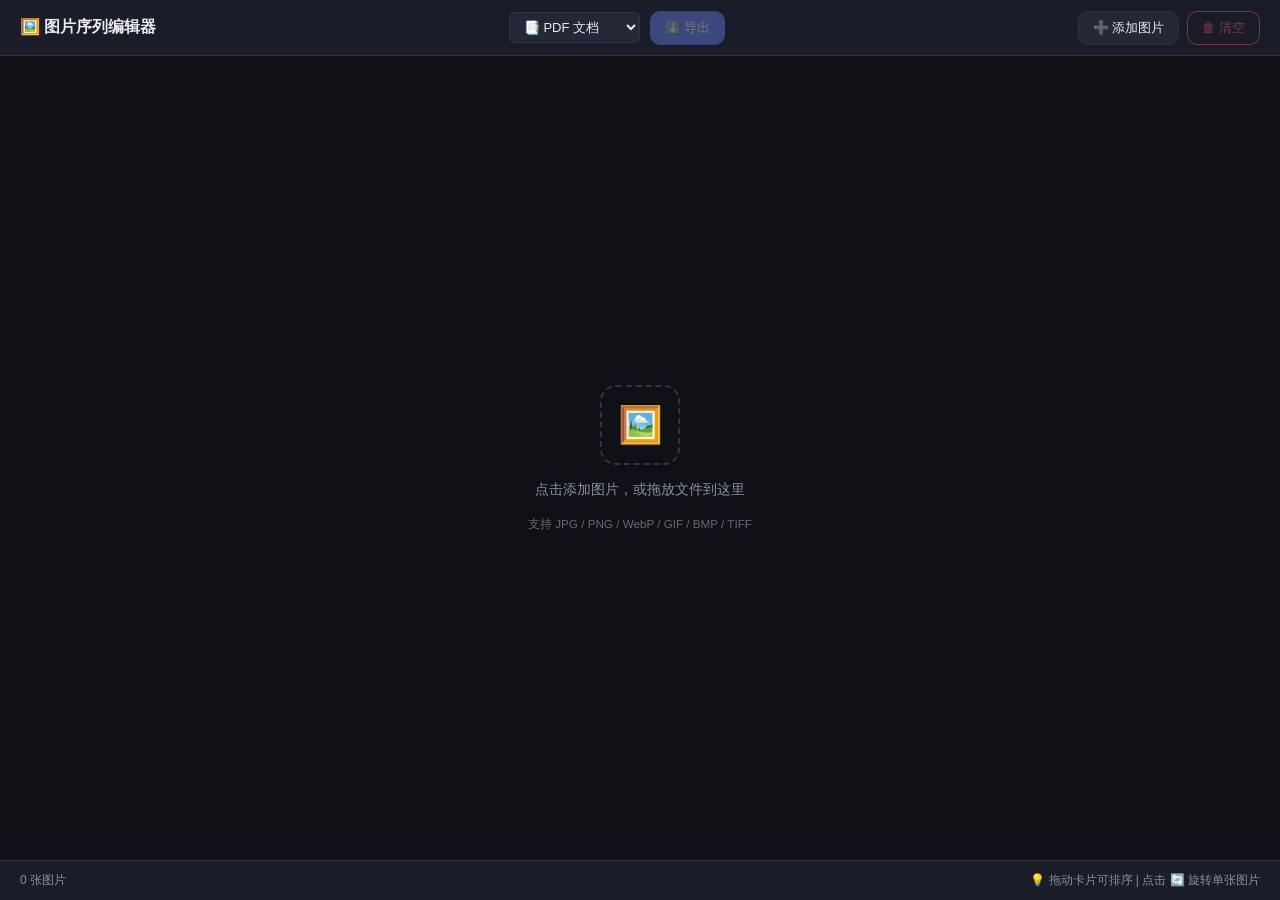
<file: html/img-sequence.html>
<!DOCTYPE html>
<html lang="zh-CN">
<head>
<meta charset="UTF-8">
<meta name="viewport" content="width=device-width, initial-scale=1.0">
<title>图片序列编辑器</title>
<script src="libs/jszip.min.js"></script>
<script src="libs/jspdf.umd.min.js"></script>
<style>
  :root {
    --bg: #0f1117;
    --surface: #1a1d27;
    --surface2: #242836;
    --border: #2e3347;
    --text: #e8eaf0;
    --text2: #8b90a0;
    --accent: #6c8aff;
    --accent2: #a07cff;
    --danger: #ff6b6b;
    --success: #4ecb71;
    --warn: #ffb86c;
    --radius: 10px;
  }
  * { box-sizing: border-box; margin: 0; padding: 0; }
  body {
    background: var(--bg);
    color: var(--text);
    font-family: 'Inter', 'Noto Sans SC', -apple-system, sans-serif;
    height: 100vh;
    display: flex;
    flex-direction: column;
    overflow: hidden;
  }

  /* ── Header ── */
  header {
    background: var(--surface);
    border-bottom: 1px solid var(--border);
    padding: 0 20px;
    height: 56px;
    display: flex;
    align-items: center;
    gap: 12px;
    flex-shrink: 0;
  }
  header h1 { font-size: 16px; font-weight: 600; }
  .header-center { display: flex; align-items: center; gap: 10px; flex: 1; justify-content: center; }
  .format-select {
    background: var(--surface2);
    border: 1px solid var(--border);
    border-radius: 6px;
    color: var(--text);
    font-size: 13px;
    padding: 6px 10px;
    cursor: pointer;
  }
  .header-actions { display: flex; gap: 8px; margin-left: auto; }
  .btn {
    padding: 7px 14px;
    border-radius: var(--radius);
    border: 1px solid var(--border);
    background: var(--surface2);
    color: var(--text);
    font-size: 13px;
    font-weight: 500;
    cursor: pointer;
    transition: all 0.15s;
    white-space: nowrap;
  }
  .btn:hover { background: var(--border); }
  .btn.primary { background: var(--accent); border-color: var(--accent); color: #fff; }
  .btn.primary:hover { background: #5a7aee; }
  .btn.danger { border-color: var(--danger); color: var(--danger); background: transparent; }
  .btn.danger:hover { background: rgba(255,107,107,0.12); }
  .btn.sm { padding: 4px 8px; font-size: 12px; }
  .btn:disabled { opacity: 0.4; cursor: not-allowed; }
  .file-input { display: none; }

  /* ── Progress bar ── */
  #progressBar {
    background: var(--surface);
    border-bottom: 1px solid var(--border);
    padding: 0 20px;
    height: 36px;
    display: none;
    align-items: center;
    gap: 12px;
    font-size: 12px;
    color: var(--text2);
    flex-shrink: 0;
  }
  #progressBar.active { display: flex; }
  #progressFill {
    flex: 1;
    height: 4px;
    background: var(--border);
    border-radius: 2px;
    overflow: hidden;
  }
  #progressFill span {
    display: block;
    height: 100%;
    background: var(--accent);
    width: 0%;
    transition: width 0.2s;
  }

  /* ── Main grid area ── */
  .main-area {
    flex: 1;
    overflow-y: auto;
    padding: 20px;
    display: flex;
    flex-direction: column;
    gap: 0;
  }

  /* Empty state */
  .empty-state {
    flex: 1;
    display: flex;
    flex-direction: column;
    align-items: center;
    justify-content: center;
    gap: 16px;
    color: var(--text2);
    cursor: pointer;
  }
  .empty-icon {
    width: 80px; height: 80px;
    border: 2px dashed var(--border);
    border-radius: 16px;
    display: flex;
    align-items: center;
    justify-content: center;
    font-size: 36px;
  }
  .empty-state p { font-size: 14px; }
  .empty-state p small { color: var(--text2); opacity: 0.7; }

  /* Image grid */
  .image-grid {
    display: grid;
    grid-template-columns: repeat(auto-fill, minmax(160px, 1fr));
    gap: 12px;
  }

  /* Image card */
  .img-card {
    background: var(--surface);
    border: 1px solid var(--border);
    border-radius: var(--radius);
    overflow: hidden;
    position: relative;
    cursor: grab;
    transition: border-color 0.15s, box-shadow 0.15s;
    user-select: none;
  }
  .img-card:hover { border-color: var(--accent); }
  .img-card.drag-over { border-color: var(--success); box-shadow: 0 0 0 2px var(--success); }
  .img-card.dragging { opacity: 0.4; }
  .img-card .thumb-wrap {
    width: 100%;
    aspect-ratio: 1;
    background: #111;
    display: flex;
    align-items: center;
    justify-content: center;
    overflow: hidden;
    position: relative;
  }
  .img-card .thumb-wrap img {
    max-width: 100%;
    max-height: 100%;
    object-fit: contain;
    pointer-events: none;
  }
  /* Card index badge */
  .img-card .card-index {
    position: absolute;
    top: 6px; left: 6px;
    background: rgba(0,0,0,0.7);
    color: #fff;
    font-size: 11px;
    font-weight: 700;
    padding: 2px 6px;
    border-radius: 4px;
    line-height: 1.4;
  }
  /* Rotate indicator overlay */
  .img-card .rotate-tag {
    position: absolute;
    top: 6px; right: 6px;
    background: rgba(108,138,255,0.85);
    color: #fff;
    font-size: 10px;
    padding: 2px 5px;
    border-radius: 4px;
    display: none;
  }
  .img-card .rotate-tag.visible { display: block; }
  /* Card body */
  .img-card .card-body {
    padding: 6px 8px;
    display: flex;
    flex-direction: column;
    gap: 4px;
  }
  .img-card .card-name {
    font-size: 11px;
    color: var(--text2);
    white-space: nowrap;
    overflow: hidden;
    text-overflow: ellipsis;
    max-width: 100%;
    display: block;
  }
  .img-card .card-dims {
    font-size: 10px;
    color: var(--text2);
    opacity: 0.7;
  }
  .img-card .card-actions {
    display: flex;
    gap: 4px;
    margin-top: 2px;
  }
  .img-card .card-actions .btn {
    flex: 1;
    padding: 3px 4px;
    font-size: 11px;
    border-radius: 4px;
    background: var(--surface2);
    border: 1px solid var(--border);
    color: var(--text2);
    cursor: pointer;
    transition: all 0.1s;
    text-align: center;
  }
  .img-card .card-actions .btn:hover { background: var(--border); color: var(--text); }
  .img-card .card-actions .btn.del:hover { background: rgba(255,107,107,0.2); color: var(--danger); border-color: var(--danger); }

  /* Footer */
  footer {
    background: var(--surface);
    border-top: 1px solid var(--border);
    padding: 0 20px;
    height: 40px;
    display: flex;
    align-items: center;
    gap: 20px;
    font-size: 12px;
    color: var(--text2);
    flex-shrink: 0;
  }
  footer .hint { margin-left: auto; }

  /* Scrollbar */
  ::-webkit-scrollbar { width: 6px; }
  ::-webkit-scrollbar-track { background: transparent; }
  ::-webkit-scrollbar-thumb { background: var(--border); border-radius: 3px; }
</style>
</head>
<body>

<!-- Header -->
<header>
  <h1>🖼️ 图片序列编辑器</h1>
  <div class="header-center">
    <select class="format-select" id="fmtSelect">
      <option value="pdf">📑 PDF 文档</option>
      <option value="zip">🗜️ ZIP 压缩包</option>
      <option value="cbz">📦 CBZ 漫画包</option>
    </select>
    <button class="btn primary" id="btnExport" disabled>⬇️ 导出</button>
  </div>
  <div class="header-actions">
    <button class="btn" id="btnAddMore">➕ 添加图片</button>
    <button class="btn danger" id="btnClearAll" disabled>🗑 清空</button>
  </div>
  <input type="file" class="file-input" id="fileInput" accept="image/*" multiple>
</header>

<!-- Progress bar -->
<div id="progressBar">
  <span id="progressText">准备中...</span>
  <div id="progressFill"><span></span></div>
</div>

<!-- Main -->
<div class="main-area" id="mainArea">

  <!-- Empty state -->
  <div class="empty-state" id="emptyState">
    <div class="empty-icon">🖼️</div>
    <p>点击添加图片，或拖放文件到这里</p>
    <p><small>支持 JPG / PNG / WebP / GIF / BMP / TIFF</small></p>
  </div>

  <!-- Image grid -->
  <div class="image-grid" id="imageGrid" style="display:none"></div>

</div>

<!-- Footer -->
<footer>
  <span id="footerCount">0 张图片</span>
  <span class="hint">💡 拖动卡片可排序 | 点击 🔄 旋转单张图片</span>
</footer>

<script>
// ═══════════════════════════════════════════════════════════
// State
// images[]: { id, file (File|null), url (blob URL string), origUrl (original URL string),
//             name, mimeType, w, h, rotation (0|90|180|270), thumb (blob URL) }
// ═══════════════════════════════════════════════════════════
let images = [];
let nextId = 0;
let draggedId = null;
let fmtSelectEl = document.getElementById('fmtSelect');

const MIME_MAP = {
  jpg: 'image/jpeg', jpeg: 'image/jpeg', jfif: 'image/jpeg', jiff: 'image/jpeg',
  webp: 'image/webp', png: 'image/png', gif: 'image/gif', bmp: 'image/bmp', tiff: 'image/tiff'
};
const KNOWN_EXTS = ['jpg','jpeg','jfif','jiff','webp','png','gif','bmp','tiff'];

function extFromName(name) {
  return (name.split('.').pop() || '').toLowerCase();
}
function mimeFromName(name) {
  return MIME_MAP[extFromName(name)] || 'image/png';
}
function extFromMime(mime) {
  const map = {
    'image/jpeg': 'jpg', 'image/png': 'png', 'image/webp': 'webp',
    'image/gif': 'gif', 'image/bmp': 'bmp', 'image/tiff': 'tiff'
  };
  return map[mime] || 'png';
}

// ═══════════════════════════════════════════════════════════
// DOM refs
// ═══════════════════════════════════════════════════════════
const mainArea    = document.getElementById('mainArea');
const emptyState  = document.getElementById('emptyState');
const imageGrid   = document.getElementById('imageGrid');
const fileInput   = document.getElementById('fileInput');
const btnExport   = document.getElementById('btnExport');
const btnClearAll = document.getElementById('btnClearAll');
const btnAddMore  = document.getElementById('btnAddMore');
const progressBar = document.getElementById('progressBar');
const progressText = document.getElementById('progressText');
const progressFill = document.querySelector('#progressFill span');

// ═══════════════════════════════════════════════════════════
// Blob URL helpers — create / revoke
// ═══════════════════════════════════════════════════════════
function createBlobUrl(blob) {
  return URL.createObjectURL(blob);
}
function revokeUrl(url) {
  if (url && url.startsWith('blob:')) URL.revokeObjectURL(url);
}

// ═══════════════════════════════════════════════════════════
// Render — only touches DOM for the grid container itself
// ═══════════════════════════════════════════════════════════
function render() {
  if (images.length === 0) {
    emptyState.style.display = 'flex';
    imageGrid.style.display = 'none';
    btnExport.disabled = true;
    btnClearAll.disabled = true;
    document.getElementById('footerCount').textContent = '0 张图片';
    return;
  }
  emptyState.style.display = 'none';
  imageGrid.style.display = 'grid';
  btnExport.disabled = false;
  btnClearAll.disabled = false;
  document.getElementById('footerCount').textContent = `${images.length} 张图片`;

  imageGrid.innerHTML = '';
  images.forEach((img, idx) => {
    const rot = img.rotation || 0;
    const rotClass = rot !== 0 ? ' visible' : '';
    const rotLabel = rot === 0 ? '' : `🔄 ${rot}°`;

    const card = document.createElement('div');
    card.className = 'img-card';
    card.dataset.id = img.id;
    card.draggable = true;
    card.title = img.name;

    // Use thumb blob URL for display; apply CSS rotation
    card.innerHTML = `
      <div class="thumb-wrap">
        <img src="${img.thumb}" style="transform:rotate(${rot}deg)" draggable="false">
        <span class="card-index">${idx + 1}</span>
        <span class="rotate-tag${rotClass}">${rotLabel}</span>
      </div>
      <div class="card-body">
        <span class="card-name" title="${img.name}">${img.name}</span>
        <span class="card-dims">${img.w} × ${img.h}</span>
        <div class="card-actions">
          <button class="btn rot-cw"  data-id="${img.id}" title="顺时针旋转90°">🔄</button>
          <button class="btn rot-ccw" data-id="${img.id}" title="逆时针旋转90°">↶</button>
          <button class="btn del"     data-id="${img.id}" title="移除">✕</button>
        </div>
      </div>
    `;
    imageGrid.appendChild(card);
  });
}

// ═══════════════════════════════════════════════════════════
// Add images from File list
// Strategy: create blob URL directly — zero re-encoding
// ═══════════════════════════════════════════════════════════
function addImages(files) {
  const arr = Array.from(files).filter(f => f.type.startsWith('image/'));
  if (!arr.length) return;

  // Create blob URLs for all files in parallel, then add to state
  arr.forEach(file => {
    const mimeType = file.type || mimeFromName(file.name);
    const blobUrl = createBlobUrl(file);

    // Create an Image to read natural dimensions (sync via onload)
    const img = new Image();
    img.onload = () => {
      images.push({
        id: nextId++,
        file,
        url: blobUrl,
        origUrl: null,        // no original URL for local files
        name: file.name,
        mimeType,
        w: img.naturalWidth,
        h: img.naturalHeight,
        rotation: 0,
        thumb: blobUrl        // use original blob as thumbnail — zero cost
      });
      render();
    };
    img.onerror = () => {
      revokeUrl(blobUrl);
    };
    img.src = blobUrl;
  });
}

// ═══════════════════════════════════════════════════════════
// Per-image operations
// ═══════════════════════════════════════════════════════════
function rotateById(id, delta) {
  const item = images.find(i => i.id === id);
  if (!item) return;
  item.rotation = ((item.rotation || 0) + delta + 360) % 360;
  render();
}

function removeById(id) {
  const item = images.find(i => i.id === id);
  if (!item) return;
  // Only revoke if thumb is a blob URL we created (not same as url)
  if (item.thumb && item.thumb.startsWith('blob:') && item.thumb !== item.url) {
    revokeUrl(item.thumb);
  }
  images = images.filter(i => i.id !== id);
  render();
}

function clearAll() {
  images.forEach(item => {
    if (item.thumb && item.thumb.startsWith('blob:')) revokeUrl(item.thumb);
  });
  images = [];
  render();
}

// ═══════════════════════════════════════════════════════════
// Drag & Drop reorder — event delegation on imageGrid
// ═══════════════════════════════════════════════════════════
imageGrid.addEventListener('dragstart', e => {
  const card = e.target.closest('.img-card');
  if (!card) return;
  draggedId = parseInt(card.dataset.id);
  card.classList.add('dragging');
  e.dataTransfer.effectAllowed = 'move';
  e.dataTransfer.setData('text/plain', draggedId);
  e.stopPropagation();
});

imageGrid.addEventListener('dragend', e => {
  const card = e.target.closest('.img-card');
  if (card) card.classList.remove('dragging');
  document.querySelectorAll('.img-card').forEach(c => c.classList.remove('drag-over'));
  draggedId = null;
});

imageGrid.addEventListener('dragover', e => {
  const card = e.target.closest('.img-card');
  if (!card || parseInt(card.dataset.id) === draggedId) return;
  e.preventDefault();
  e.dataTransfer.dropEffect = 'move';
  document.querySelectorAll('.img-card').forEach(c => c.classList.remove('drag-over'));
  card.classList.add('drag-over');
  e.stopPropagation();
});

imageGrid.addEventListener('dragleave', e => {
  const card = e.target.closest('.img-card');
  if (!card) return;
  const related = e.relatedTarget;
  if (!related || !card.contains(related)) card.classList.remove('drag-over');
});

imageGrid.addEventListener('drop', e => {
  e.preventDefault();
  const card = e.target.closest('.img-card');
  if (!card) return;
  card.classList.remove('drag-over');
  const targetId = parseInt(card.dataset.id);
  if (!draggedId || targetId === draggedId) return;
  const fromIdx = images.findIndex(i => i.id === draggedId);
  const toIdx   = images.findIndex(i => i.id === targetId);
  if (fromIdx === -1 || toIdx === -1) return;
  const [moved] = images.splice(fromIdx, 1);
  images.splice(toIdx, 0, moved);
  draggedId = null;
  render();
});

imageGrid.addEventListener('click', e => {
  const btn = e.target.closest('[data-id]');
  if (!btn) return;
  const id = parseInt(btn.dataset.id);
  if      (btn.classList.contains('rot-cw')) rotateById(id, 90);
  else if (btn.classList.contains('rot-ccw')) rotateById(id, -90);
  else if (btn.classList.contains('del'))     removeById(id);
});

// ═══════════════════════════════════════════════════════════
// Canvas helpers
// ═══════════════════════════════════════════════════════════
function rotatedCanvas(c, w, h, rotation) {
  rotation = ((rotation || 0) % 360 + 360) % 360;
  if (rotation === 0) return c;
  const is90 = rotation === 90 || rotation === 270;
  const newW = is90 ? h : w;
  const newH = is90 ? w : h;
  const nc = document.createElement('canvas');
  nc.width = newW; nc.height = newH;
  const ctx = nc.getContext('2d');
  ctx.translate(newW / 2, newH / 2);
  ctx.rotate((rotation * Math.PI) / 180);
  ctx.drawImage(c, -w / 2, -h / 2);
  return nc;
}

// Load image from blob URL into canvas
function loadToCanvas(url) {
  return new Promise((resolve, reject) => {
    const img = new Image();
    img.onload = () => {
      const c = document.createElement('canvas');
      c.width = img.naturalWidth;
      c.height = img.naturalHeight;
      c.getContext('2d').drawImage(img, 0, 0);
      resolve({ canvas: c, w: img.naturalWidth, h: img.naturalHeight });
    };
    img.onerror = reject;
    img.src = url;
  });
}

// Canvas to blob with quality 0.9 (only affects JPEG/WebP; PNG/GIF are lossless)
function canvasToBlob(canvas, mimeType) {
  return new Promise(resolve => {
    if (mimeType === 'image/jpeg' || mimeType === 'image/webp') {
      canvas.toBlob(resolve, mimeType, 0.9);
    } else {
      canvas.toBlob(resolve, mimeType);
    }
  });
}

// ═══════════════════════════════════════════════════════════
// Export helpers
// ═══════════════════════════════════════════════════════════
async function getExportBlob(item) {
  const rot = item.rotation || 0;
  if (rot === 0) {
    // No rotation: use original file/blob directly — preserves original format
    if (item.file) {
      return item.file;
    }
    if (item.origUrl) {
      const resp = await fetch(item.origUrl);
      if (!resp.ok) throw new Error('fetch failed: ' + item.origUrl);
      return resp.blob();
    }
    // Fallback: load from thumb URL
    const { canvas } = await loadToCanvas(item.thumb);
    return canvasToBlob(canvas, item.mimeType);
  }

  // Rotation required: draw to canvas with transform, always export as WebP
  const { canvas: raw } = await loadToCanvas(item.thumb);
  const rotCanvas = rotatedCanvas(raw, raw.width, raw.height, rot);
  return canvasToBlob(rotCanvas, 'image/webp');
}

// ═══════════════════════════════════════════════════════════
// Export
// ═══════════════════════════════════════════════════════════
async function exportAll() {
  if (!images.length) return;
  const fmt = fmtSelectEl.value;
  setProgress(0, `正在准备 ${images.length} 张图片...`);
  try {
    if (fmt === 'pdf') {
      await exportPDF();
    } else {
      await exportZip(fmt);
    }
  } catch(e) {
    hideProgress();
    alert('导出失败: ' + e.message);
    console.error(e);
  }
}

async function exportPDF() {
  const { jsPDF } = window.jspdf;
  const firstBlob = await getExportBlob(images[0]);
  const firstUrl  = createBlobURL(firstBlob);
  const firstImg  = await loadImage(firstUrl);
  URL.revokeObjectURL(firstUrl);

  const isLandscape = firstImg.naturalWidth > firstImg.naturalHeight;
  const pdf = new jsPDF({
    orientation: isLandscape ? 'landscape' : 'portrait',
    unit: 'px',
    format: [firstImg.naturalWidth, firstImg.naturalHeight]
  });

  for (let i = 0; i < images.length; i++) {
    const item = images[i];
    const blob = await getExportBlob(item);
    const url  = createBlobURL(blob);
    const img  = await loadImage(url);
    URL.revokeObjectURL(url);

    if (i > 0) {
      const isL = img.naturalWidth > img.naturalHeight;
      pdf.addPage([img.naturalWidth, img.naturalHeight], isL ? 'landscape' : 'portrait');
    }
    pdf.addImage(img.src, 'PNG', 0, 0, img.naturalWidth, img.naturalHeight);
    setProgress((i + 1) / images.length * 100, `处理第 ${i+1} / ${images.length} 张...`);
  }

  hideProgress();
  downloadBlob(pdf.output('blob'), `sequence_${dateStamp()}.pdf`);
}

async function exportZip(fmt) {
  const zip = new JSZip();
  const ext = fmt === 'cbz' ? 'cbz' : 'zip';
  const folder = zip.folder('images');

  for (let i = 0; i < images.length; i++) {
    const item = images[i];
    const blob = await getExportBlob(item);
    const safeExt = KNOWN_EXTS.includes(extFromName(item.name))
      ? extFromName(item.name)           // trust original file extension when known
      : extFromMime(item.mimeType);      // fall back to MIME-derived extension
    const baseName = item.name.replace(/\.[^.]+$/, '');
    folder.file(`${String(i+1).padStart(3,'0')}_${baseName}.${safeExt}`, blob);
    setProgress((i + 1) / images.length * 100, `处理第 ${i+1} / ${images.length} 张...`);
  }

  hideProgress();
  downloadBlob(await zip.generateAsync({ type: 'blob' }), `sequence_${dateStamp()}.${ext}`);
}

function loadImage(src) {
  return new Promise((resolve, reject) => {
    const img = new Image();
    img.onload = () => resolve(img);
    img.onerror = reject;
    img.src = src;
  });
}
function createBlobURL(blob) { return URL.createObjectURL(blob); }

function setProgress(pct, text) {
  progressBar.classList.add('active');
  progressText.textContent = text;
  progressFill.style.width = Math.round(pct) + '%';
}
function hideProgress() {
  progressBar.classList.remove('active');
  progressFill.style.width = '0%';
}
function dateStamp() { return new Date().toISOString().slice(0, 10); }
function downloadBlob(blob, filename) {
  const a = document.createElement('a');
  a.href = URL.createObjectURL(blob);
  a.download = filename;
  document.body.appendChild(a);
  a.click();
  document.body.removeChild(a);
}

// ═══════════════════════════════════════════════════════════
// Events
// ═══════════════════════════════════════════════════════════
btnAddMore.addEventListener('click', () => fileInput.click());
fileInput.addEventListener('change', e => {
  if (e.target.files.length) { addImages(e.target.files); e.target.value = ''; }
});
btnExport.addEventListener('click', exportAll);
btnClearAll.addEventListener('click', clearAll);

mainArea.addEventListener('dragover',  e => { e.preventDefault(); e.dataTransfer.dropEffect = 'copy'; });
mainArea.addEventListener('drop', e => {
  e.preventDefault();
  const files = e.dataTransfer.files;
  if (files.length) addImages(files);
});
emptyState.addEventListener('click', () => fileInput.click());

// ═══════════════════════════════════════════════════════════
// Gallery import — fetch each URL as original blob
// ═══════════════════════════════════════════════════════════
async function loadFromGalleryParam() {
  const params = new URLSearchParams(window.location.search);
  const gallery = params.get('gallery');
  if (!gallery) return;
  try {
    const urls = JSON.parse(decodeURIComponent(atob(gallery)));
    if (!Array.isArray(urls) || urls.length === 0) return;
    setProgress(0, `正在加载 ${urls.length} 张图片...`);
    for (const url of urls) {
      const name = url.split('?')[0].split('/').pop() || 'image';
      const mime = mimeFromName(name);
      try {
        const resp = await fetch(url, { cache: 'no-store' });
        if (!resp.ok) throw new Error('HTTP ' + resp.status);
        const blob = await resp.blob();
        const blobUrl = createBlobURL(blob);

        // Get dimensions from blob URL
        const img = await loadImage(blobUrl);
        images.push({
          id: nextId++,
          file: null,
          url: blobUrl,
          origUrl: url,
          name,
          mimeType: mime,
          w: img.naturalWidth,
          h: img.naturalHeight,
          rotation: 0,
          thumb: blobUrl
        });
        setProgress(images.length / urls.length * 100,
          `加载第 ${images.length} / ${urls.length} 张...`);
      } catch(e) {
        console.warn('Failed to load:', url, e);
      }
    }
    hideProgress();
    render();
    if (images.length > 0) {
      document.getElementById('footerCount').textContent =
        `${images.length} 张图片（已从 Gallery 导入）`;
    }
  } catch(e) {
    console.error('Failed to parse gallery param:', e);
    hideProgress();
  }
}

// Init
(async () => { await loadFromGalleryParam(); render(); })();
</script>
</body>
</html>
</file>
